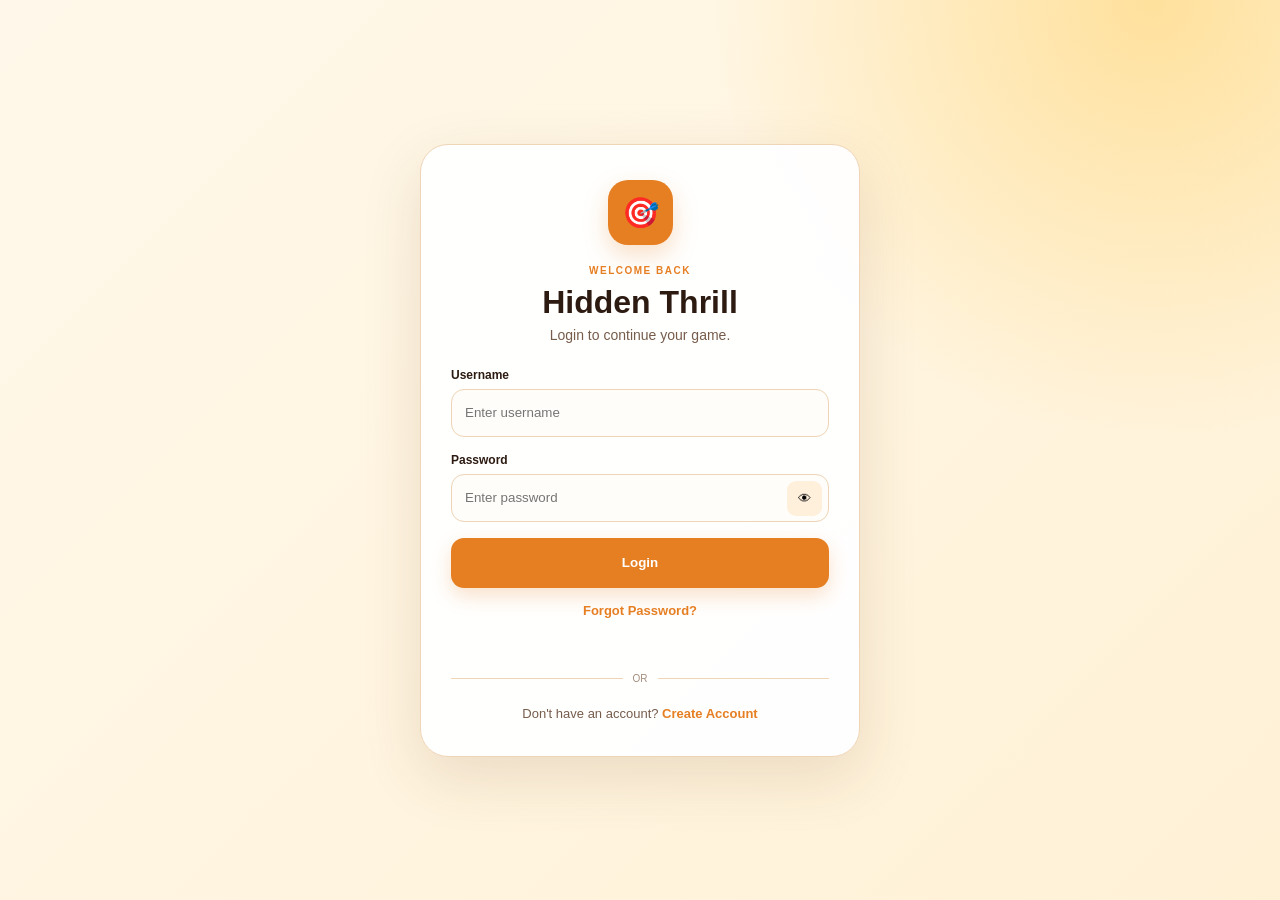
<file: index.html>
<!DOCTYPE html>
<html lang="en">
<head>
    <meta charset="UTF-8">
    <meta name="viewport" content="width=device-width, initial-scale=1.0">
    <title>Hidden Thrill</title>
</head>
<body>

    <script>
        window.location.href = "index(1).html";
    </script>

</body>
</html>
</file>
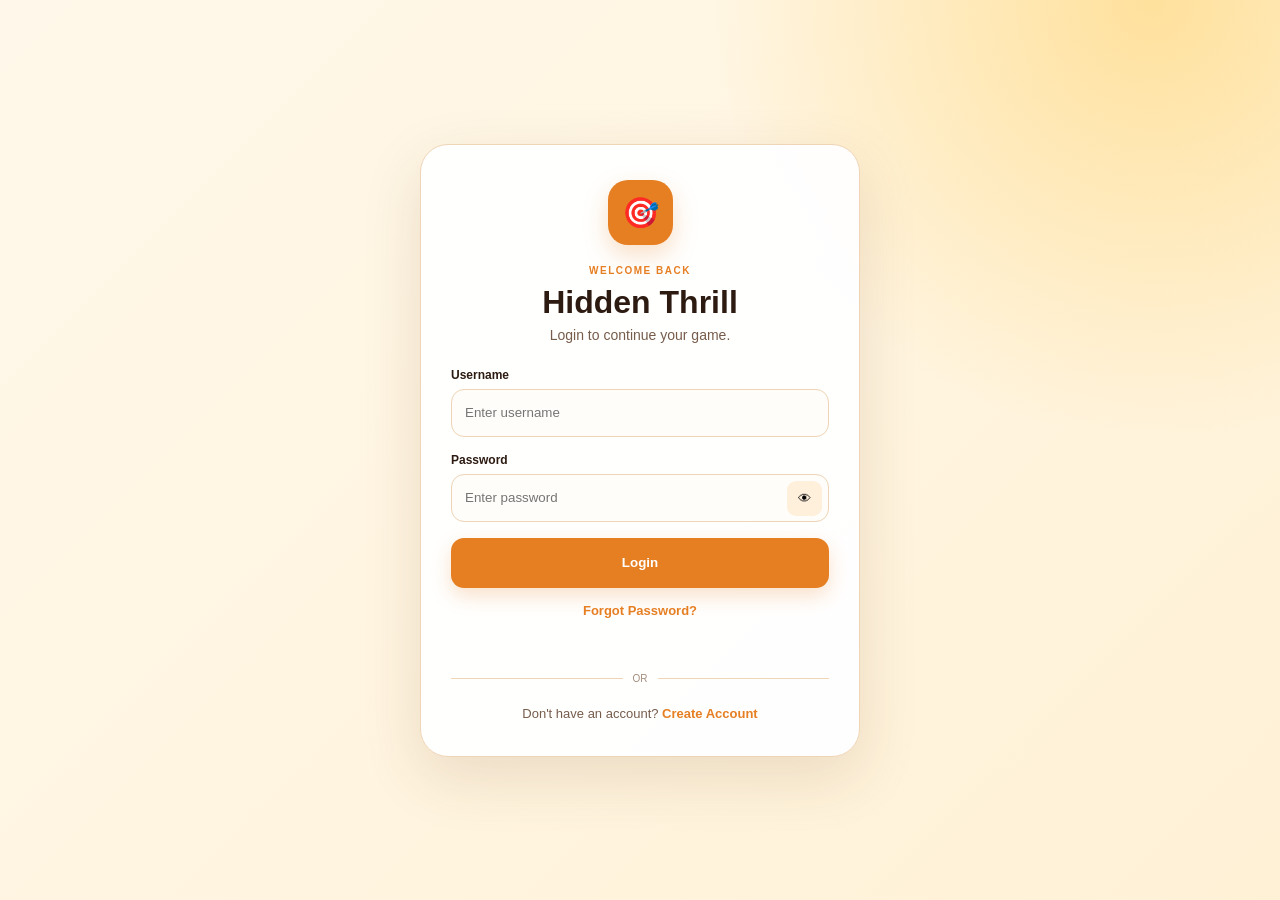
<file: index(1).html>
<!DOCTYPE html>
<html lang="en">
<head>
    <meta charset="UTF-8">
    <meta name="viewport" content="width=device-width, initial-scale=1.0">
    <title>Hidden Thrill</title>
    <link rel="stylesheet" href="style(1).css">
</head>

<body>

    <!-- HOME PAGE -->
    <section id="homePage" class="page active">

        <div class="sun-glow"></div>

        <header class="home-header">

            <div>
                <h1>Hidden Thrill</h1>
                <p data-i18n="tagline">Every Card Hides a Surprise</p>
            </div>

            <div class="home-header-right">

                <div class="user-profile">
                    <span class="profile-icon">👤</span>
                    <span id="profileName">User</span>
                </div>

                <button id="logoutBtn" class="logout-btn">
                    Logout
                </button>

                <div class="language-box">
                    <label for="languageSelect" data-i18n="language">Language</label>
                    <select id="languageSelect">
                        <option value="en">English</option>
                        <option value="te">తెలుగు</option>
                        <option value="hi">हिन्दी</option>
                    </select>
                </div>

            </div>

        </header>


        <main class="home-content">

            <div class="home-hero">
                <div class="hero-icon">🎴</div>
                <h2 data-i18n="welcome">Welcome to Hidden Thrill</h2>
                <p data-i18n="chooseGame">Choose your game and discover what is hidden.</p>
            </div>

            <div class="game-selection">

                <button id="game1Btn" class="game-card game-card-one">
                    <span class="game-number">01</span>
                    <span class="game-icon">🎯</span>
                    <span class="game-title" data-i18n="game1">Game 1</span>
                    <span class="game-description" data-i18n="game1Desc">
                        Lucky cards, mystery rewards and the final Winner Cup.
                    </span>
                    <span class="play-label" data-i18n="playNow">Play Now</span>
                </button>

                <button id="game2Btn" class="game-card game-card-two">
                    <span class="game-number">02</span>
                    <span class="game-icon">✨</span>
                    <span class="game-title" data-i18n="game2">Game 2</span>
                    <span class="game-description" data-i18n="game2Desc">
                        A new hidden challenge is coming soon.
                    </span>
                    <span class="coming-label" data-i18n="arrivingSoon">Arriving Soon</span>
                </button>

            </div>

            <div class="home-buttons">

                <button id="historyBtn" class="secondary-btn">
                    📜 <span data-i18n="history">History</span>
                </button>

                <button id="homeRulesBtn" class="secondary-btn">
                    📖 <span data-i18n="rules">Rules</span>
                </button>

            </div>

        </main>

        <footer>
            <p>Hidden Thrill © 2026</p>
        </footer>

    </section>


    <!-- SETUP PAGE -->
    <section id="setupPage" class="page">

        <div class="setup-container">

            <button id="setupBackBtn" class="back-btn">
                ← <span data-i18n="back">Back</span>
            </button>

            <div class="setup-header">
                <div class="setup-icon">🎮</div>
                <h2 data-i18n="gameSetup">Game Setup</h2>
                <p data-i18n="enterPlayers">Enter player names to begin.</p>
            </div>

            <div class="player-count-box">

                <h3 data-i18n="numberOfPlayers">Number of Players</h3>

                <div class="player-count-options">
                    <button class="player-count-btn active" data-count="2">2</button>
                    <button class="player-count-btn" data-count="4">4</button>
                </div>

            </div>

            <div id="playerInputs" class="player-inputs"></div>

            <button id="startGameBtn" class="primary-btn start-btn">
                🎮 <span data-i18n="startGame">Start Game</span>
            </button>

            <p id="setupError" class="error-message"></p>

        </div>

    </section>


    <!-- GAME PAGE -->
    <section id="gamePage" class="page">

        <div class="game-container">

            <div class="game-topbar">

                <button id="gameExitBtn" class="outline-btn danger-btn">
                    ← <span data-i18n="exit">Exit</span>
                </button>

                <div class="game-top-actions">

                    <button id="gameRulesBtn" class="outline-btn">
                        📖 <span data-i18n="rules">Rules</span>
                    </button>

                    <button id="newGameBtn" class="outline-btn">
                        🔄 <span data-i18n="newGame">New Game</span>
                    </button>

                </div>

            </div>


            <!-- LEADERBOARD ABOVE GAME -->
            <div class="leaderboard-panel">

                <div class="leaderboard-heading">
                    <span>🏆</span>
                    <h2 data-i18n="leaderboard">Leaderboard</h2>
                </div>

                <div id="leaderboard" class="leaderboard"></div>

            </div>


            <!-- CURRENT TURN -->
            <div class="turn-panel">

                <div class="turn-small" data-i18n="currentTurn">
                    Current Turn
                </div>

                <div id="currentTurn" class="current-turn">
                    Player A
                </div>

            </div>


            <!-- LEVEL INFORMATION -->
            <div id="levelPanel" class="level-panel">

                <div id="levelNumber" class="level-number">
                    LEVEL 1
                </div>

                <h2 id="levelTitle">
                    LUCKY START
                </h2>

                <p id="levelRules"></p>

            </div>


            <!-- GAME MESSAGE -->
            <div id="gameMessage" class="game-message"></div>


            <!-- CARDS -->
            <div id="cardsGrid" class="cards-grid"></div>


            <!-- GAME BOTTOM -->
            <div class="game-bottom">

                <button id="bottomHomeBtn" class="secondary-btn">
                    🏠 <span data-i18n="home">Home</span>
                </button>

                <button id="bottomNewGameBtn" class="primary-btn">
                    🔄 <span data-i18n="newGame">New Game</span>
                </button>

            </div>

        </div>

    </section>


    <!-- TRANSITION OVERLAY -->
    <div id="transitionOverlay" class="overlay hidden">

        <div class="transition-box">

            <div class="transition-level" id="transitionLevel">
                LEVEL 2
            </div>

            <h2 id="transitionTitle">
                NEGATIVE ZONE
            </h2>

            <p id="transitionRules"></p>

            <div id="countdownNumber" class="countdown-number">
                5
            </div>

            <p id="transitionMessage"></p>

        </div>

    </div>


    <!-- WINNER OVERLAY -->
    <div id="winnerOverlay" class="overlay winner-overlay hidden">

        <div class="winner-box">

            <div class="winner-trophy">🏆</div>

            <p class="winner-small" data-i18n="winner">WINNER</p>

            <h1 id="winnerName">
                Player A
            </h1>

            <div class="winner-cup">🏆</div>

            <p id="winnerScore" class="winner-score"></p>

            <div class="winner-actions">

                <button id="winnerNewGameBtn" class="primary-btn">
                    🔄 <span data-i18n="newGame">New Game</span>
                </button>

                <button id="winnerHomeBtn" class="secondary-btn">
                    🏠 <span data-i18n="home">Home</span>
                </button>

            </div>

        </div>

    </div>


    <!-- RULES MODAL -->
    <div id="rulesModal" class="modal hidden">

        <div class="modal-box">

            <button id="closeRulesBtn" class="close-btn">×</button>

            <h2>📖 <span data-i18n="rules">Rules</span></h2>

            <div id="rulesContent"></div>

        </div>

    </div>


    <!-- HISTORY MODAL -->
    <div id="historyModal" class="modal hidden">

        <div class="modal-box history-box">

            <button id="closeHistoryBtn" class="close-btn">×</button>

            <h2>📜 <span data-i18n="history">History</span></h2>

            <div id="historyContent"></div>

            <button id="clearHistoryBtn" class="secondary-btn clear-history-btn">
                🗑️ <span data-i18n="clearHistory">Clear History</span>
            </button>

        </div>

    </div>

    <div id="welcomePopup" class="welcome-popup-overlay">
        <div class="welcome-popup">
            <h2 id="welcomePopupTitle">Welcome to Hidden Thrill</h2>
            <p id="welcomePopupMessage"></p>
            <button id="welcomePopupClose">OK</button>
        </div>
    </div>


    <script src="script(1).js"></script>

</body>
</html>
</file>
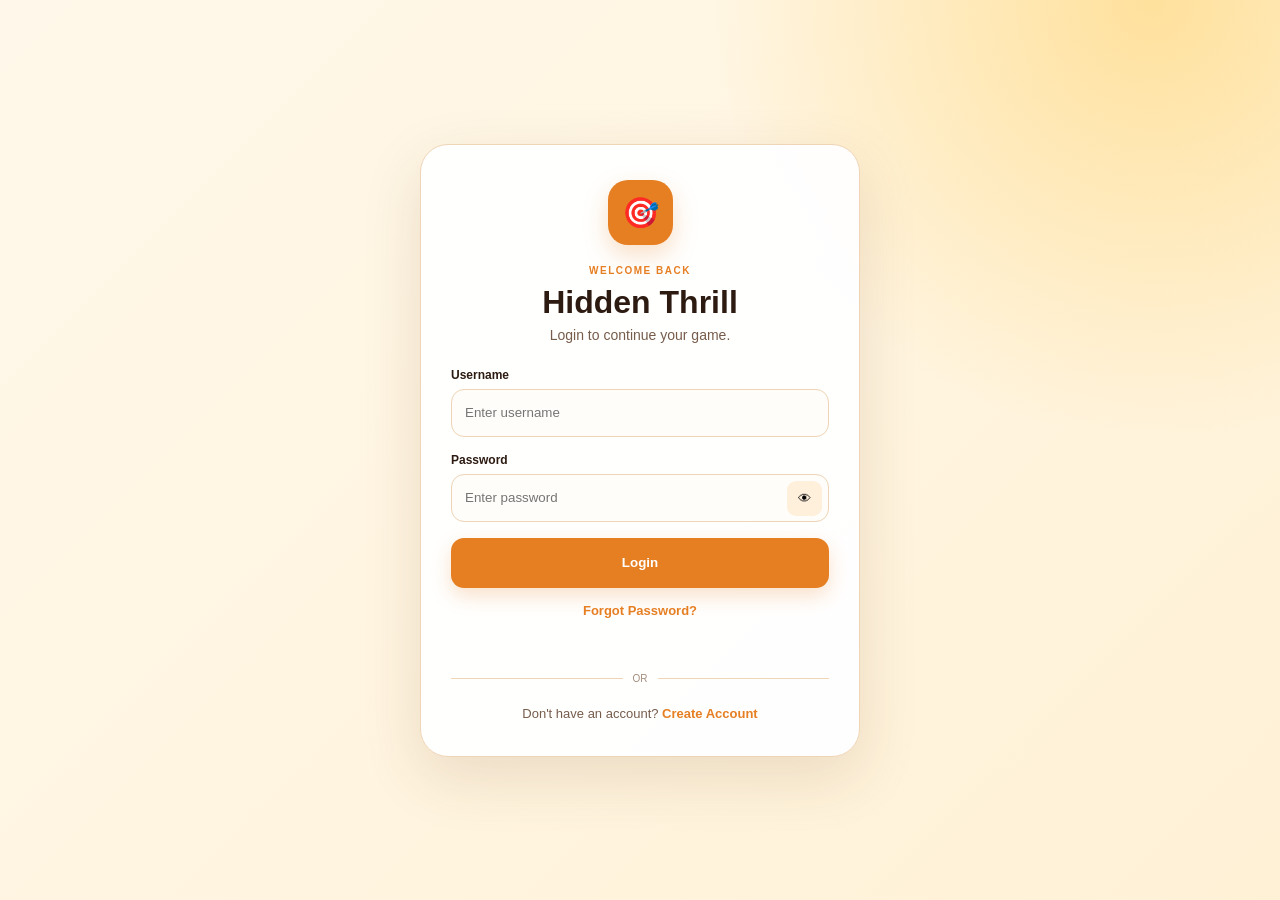
<file: login.html>
<!DOCTYPE html>
<html lang="en">

<head>

    <meta charset="UTF-8">

    <meta
        name="viewport"
        content="width=device-width, initial-scale=1.0"
    >

    <title>Login | Hidden Thrill</title>

    <link
        rel="stylesheet"
        href="auth.css"
    >

</head>

<body>

    <div class="auth-page">

        <div class="auth-card">

            <div class="auth-logo">
                🎯
            </div>

            <span class="auth-eyebrow">
                WELCOME BACK
            </span>

            <h1>
                Hidden Thrill
            </h1>

            <p class="auth-subtitle">
                Login to continue your game.
            </p>


            <form id="loginForm">

                <div class="input-group">

                    <label for="username">
                        Username
                    </label>

                    <input
                        type="text"
                        id="username"
                        autocomplete="username"
                        placeholder="Enter username"
                        required
                    >

                </div>


                <div class="input-group">

                    <label for="password">
                        Password
                    </label>

                    <div class="password-wrapper">

                        <input
                            type="password"
                            id="password"
                            autocomplete="current-password"
                            placeholder="Enter password"
                            required
                        >

                        <button
                            type="button"
                            id="togglePassword"
                            class="eye-btn"
                            aria-label="Show password"
                        >
                            👁
                        </button>

                    </div>

                </div>


                <button
                    type="submit"
                    class="auth-btn"
                >
                    Login
                </button>


                <button
                    type="button"
                    id="forgotPasswordBtn"
                    class="forgot-btn"
                >
                    Forgot Password?
                </button>


                <div
                    id="loginMessage"
                    class="auth-message"
                ></div>

            </form>


            <div class="auth-divider">
                <span>OR</span>
            </div>


            <p class="register-text">

                Don't have an account?

                <a href="register.html">
                    Create Account
                </a>

            </p>

        </div>

    </div>


    <!-- FORGOT PASSWORD MODAL -->

    <div
        id="forgotModal"
        class="auth-modal hidden"
    >

        <div class="forgot-card">

            <button
                id="closeForgot"
                class="close-auth-modal"
            >
                ×
            </button>


            <div class="forgot-icon">
                🔐
            </div>


            <h2>
                Reset Password
            </h2>


            <p>
                Enter your username and create a new password.
            </p>


            <form id="forgotForm">

                <div class="input-group">

                    <label for="forgotUsername">
                        Username
                    </label>

                    <input
                        type="text"
                        id="forgotUsername"
                        placeholder="Enter username"
                        required
                    >

                </div>


                <div class="input-group">

                    <label for="newPassword">
                        New Password
                    </label>

                    <div class="password-wrapper">

                        <input
                            type="password"
                            id="newPassword"
                            placeholder="New password"
                            required
                        >

                        <button
                            type="button"
                            id="toggleNewPassword"
                            class="eye-btn"
                        >
                            👁
                        </button>

                    </div>

                </div>


                <div class="input-group">

                    <label for="confirmNewPassword">
                        Confirm Password
                    </label>

                    <div class="password-wrapper">

                        <input
                            type="password"
                            id="confirmNewPassword"
                            placeholder="Confirm password"
                            required
                        >

                        <button
                            type="button"
                            id="toggleConfirmPassword"
                            class="eye-btn"
                        >
                            👁
                        </button>

                    </div>

                </div>


                <button
                    type="submit"
                    class="auth-btn"
                >
                    Reset Password
                </button>


                <div
                    id="forgotMessage"
                    class="auth-message"
                ></div>

            </form>

        </div>

    </div>


    <script src="login.js"></script>

</body>

</html>
</file>
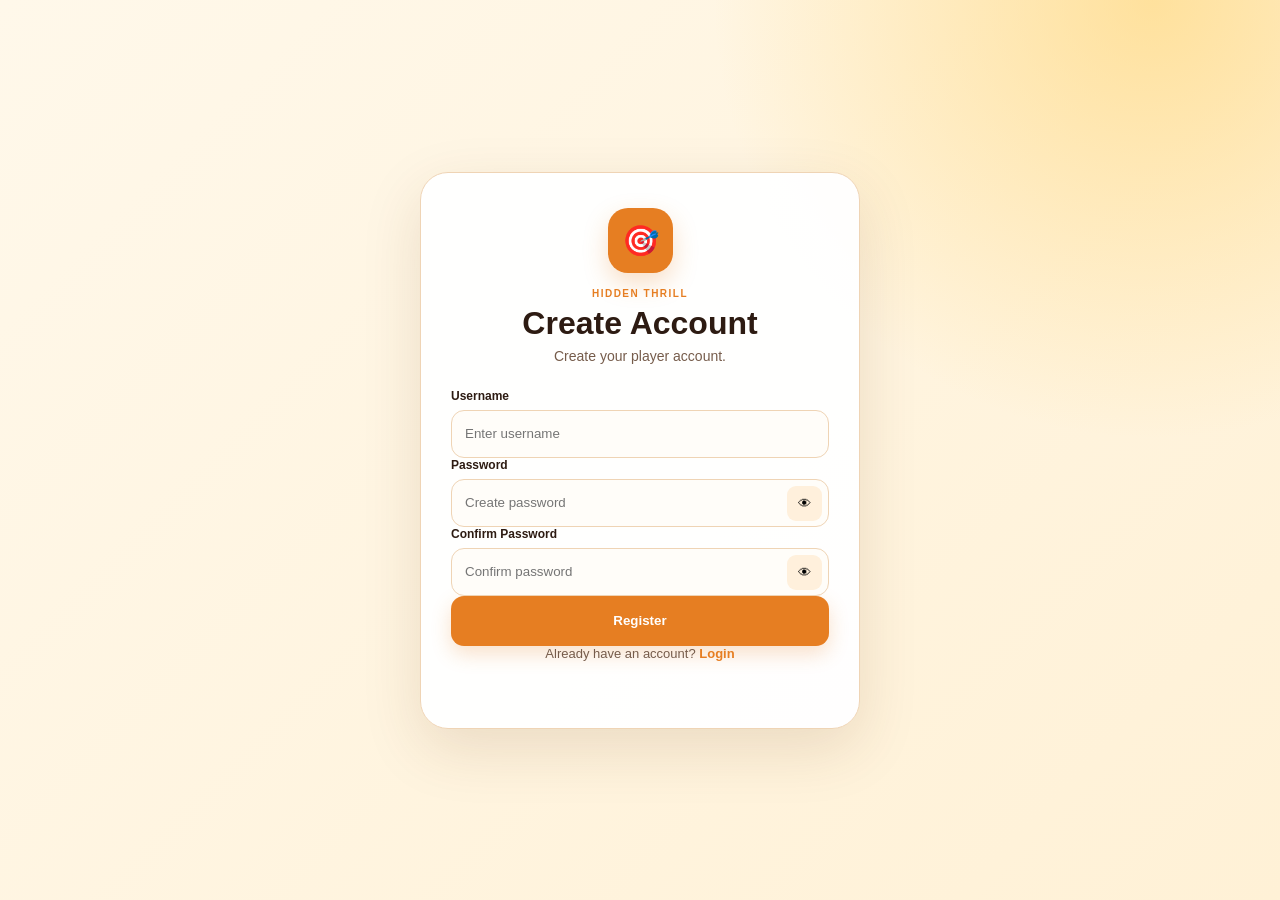
<file: register.html>
<!DOCTYPE html>
<html lang="en">

<head>

    <meta charset="UTF-8">

    <meta
        name="viewport"
        content="width=device-width, initial-scale=1.0"
    >

    <title>Register — Hidden Thrill</title>

    <link
        rel="stylesheet"
        href="auth.css"
    >

</head>

<body>

    <div class="auth-page">

        <div class="auth-card">

            <div class="auth-logo">
                🎯
            </div>

            <p class="eyebrow">
                HIDDEN THRILL
            </p>

            <h1>
                Create Account
            </h1>

            <p class="sub">
                Create your player account.
            </p>


            <form id="registerForm">

                <label for="username">
                    Username
                </label>

                <input
                    id="username"
                    type="text"
                    required
                    minlength="4"
                    maxlength="20"
                    pattern="[A-Za-z0-9]+"
                    autocomplete="username"
                    placeholder="Enter username"
                >


                <label for="password">
                    Password
                </label>

                <div class="password-box">

                    <input
                        id="password"
                        type="password"
                        required
                        minlength="4"
                        autocomplete="new-password"
                        placeholder="Create password"
                    >

                    <button
                        type="button"
                        class="eye"
                        data-target="password"
                    >
                        👁
                    </button>

                </div>


                <label for="confirmPassword">
                    Confirm Password
                </label>

                <div class="password-box">

                    <input
                        id="confirmPassword"
                        type="password"
                        required
                        minlength="4"
                        autocomplete="new-password"
                        placeholder="Confirm password"
                    >

                    <button
                        type="button"
                        class="eye"
                        data-target="confirmPassword"
                    >
                        👁
                    </button>

                </div>


                <button
                    class="auth-btn"
                    type="submit"
                >
                    Register
                </button>

            </form>


            <p class="switch">

                Already have an account?

                <a href="login.html">
                    Login
                </a>

            </p>


            <p
                id="message"
                class="message"
            ></p>

        </div>

    </div>


    <script src="register.js"></script>

</body>

</html>
</file>
<file: style(1).css>
* {
    box-sizing: border-box;
    margin: 0;
    padding: 0;
}

:root {
    --cream: #fff4df;
    --cream-dark: #ffe8c2;
    --orange: #e67e22;
    --orange-dark: #c96513;
    --gold: #ffd166;
    --brown: #4b2e1f;
    --brown-light: #795548;
    --white: #ffffff;
    --green: #2e8b57;
    --red: #c0392b;
    --purple: #6558c8;
    --l1: #f4b400;
    --l2: #6558c8;
    --l3: #9b59b6;
    --l4: #d4a017;
    --l5: #e67e22;
}

body {
    font-family: Arial, Helvetica, sans-serif;
    background:
        radial-gradient(circle at 95% 0%, rgba(255, 209, 102, 0.55), transparent 28%),
        var(--cream);
    color: var(--brown);
    min-height: 100vh;
}

button,
select,
input {
    font: inherit;
}

button {
    cursor: pointer;
}

.page {
    display: none;
    min-height: 100vh;
}

.page.active {
    display: block;
}

/* HOME */

.home-header {
    width: min(1200px, 94%);
    margin: auto;
    padding: 28px 0 10px;
    display: flex;
    justify-content: space-between;
    align-items: center;
    gap: 20px;
}

.home-header h1 {
    font-size: clamp(2rem, 5vw, 3.5rem);
    color: var(--orange);
    font-weight: 900;
}

.home-header p {
    margin-top: 5px;
    color: var(--brown-light);
    font-size: 1rem;
}

.language-box {
    background: rgba(255, 255, 255, 0.85);
    border: 1px solid #f0d2a5;
    border-radius: 16px;
    padding: 10px 14px;
    display: flex;
    align-items: center;
    gap: 10px;
    box-shadow: 0 8px 20px rgba(104, 64, 20, 0.08);
}

.language-box label {
    font-size: 0.85rem;
    font-weight: bold;
}

.language-box select {
    border: 0;
    background: transparent;
    color: var(--brown);
    font-weight: bold;
    outline: none;
}

.home-content {
    width: min(1100px, 94%);
    margin: 25px auto 0;
    text-align: center;
}

.home-hero {
    padding: 25px 15px;
}

.hero-icon {
    font-size: 4rem;
    margin-bottom: 12px;
    animation: floating 3s ease-in-out infinite;
}

.home-hero h2 {
    font-size: clamp(1.5rem, 4vw, 2.5rem);
    margin-bottom: 8px;
}

.home-hero p {
    color: var(--brown-light);
}

@keyframes floating {
    0%, 100% {
        transform: translateY(0);
    }

    50% {
        transform: translateY(-7px);
    }
}

.game-selection {
    display: grid;
    grid-template-columns: repeat(2, minmax(0, 1fr));
    gap: 25px;
    margin-top: 20px;
}

.game-card {
    border: 0;
    min-height: 300px;
    border-radius: 30px;
    padding: 30px;
    text-align: left;
    position: relative;
    overflow: hidden;
    display: flex;
    flex-direction: column;
    align-items: flex-start;
    justify-content: center;
    transition: 0.25s ease;
    box-shadow: 0 15px 35px rgba(80, 45, 15, 0.12);
}

.game-card:hover {
    transform: translateY(-7px);
    box-shadow: 0 22px 45px rgba(80, 45, 15, 0.18);
}

.game-card-one {
    background: linear-gradient(145deg, #fff, #ffe2a8);
}

.game-card-two {
    background: linear-gradient(145deg, #fff, #eadcff);
}

.game-number {
    position: absolute;
    right: 25px;
    top: 20px;
    font-size: 3.5rem;
    font-weight: 900;
    opacity: 0.12;
}

.game-icon {
    font-size: 3rem;
    margin-bottom: 15px;
}

.game-title {
    font-size: 2rem;
    font-weight: 900;
}

.game-description {
    color: var(--brown-light);
    line-height: 1.5;
    margin: 10px 0 20px;
    max-width: 450px;
}

.play-label,
.coming-label {
    background: var(--orange);
    color: white;
    padding: 10px 18px;
    border-radius: 30px;
    font-weight: bold;
}

.coming-label {
    background: #7d6a9d;
}

.home-buttons {
    display: flex;
    justify-content: center;
    gap: 12px;
    margin: 25px 0 40px;
}

.secondary-btn,
.primary-btn,
.outline-btn,
.back-btn {
    min-height: 44px;
    border-radius: 12px;
    padding: 10px 18px;
    font-weight: 700;
    border: 0;
    transition: 0.2s ease;
}

.primary-btn {
    background: var(--orange);
    color: white;
    box-shadow: 0 7px 18px rgba(230, 126, 34, 0.22);
}

.primary-btn:hover {
    background: var(--orange-dark);
    transform: translateY(-2px);
}

.secondary-btn {
    background: white;
    color: var(--brown);
    border: 1px solid #e6cba7;
}

.secondary-btn:hover {
    background: var(--cream-dark);
    transform: translateY(-2px);
}

footer {
    text-align: center;
    padding: 15px;
    color: #94765e;
    font-size: 0.8rem;
}

/* SETUP */

.setup-container {
    width: min(700px, 94%);
    margin: auto;
    padding: 25px 0 50px;
}

.back-btn {
    background: transparent;
    color: var(--brown);
    padding-left: 0;
}

.setup-header {
    text-align: center;
    padding: 20px 0;
}

.setup-icon {
    font-size: 3rem;
}

.setup-header h2 {
    margin: 8px 0;
    font-size: 2rem;
}

.setup-header p {
    color: var(--brown-light);
}

.player-count-box {
    background: white;
    padding: 22px;
    border-radius: 20px;
    box-shadow: 0 10px 25px rgba(80, 45, 15, 0.08);
    text-align: center;
}

.player-count-options {
    display: flex;
    justify-content: center;
    gap: 12px;
    margin-top: 15px;
}

.player-count-btn {
    width: 75px;
    height: 55px;
    border: 2px solid #e7cda8;
    background: white;
    border-radius: 14px;
    color: var(--brown);
    font-size: 1.2rem;
    font-weight: bold;
}

.player-count-btn.active {
    background: var(--orange);
    color: white;
    border-color: var(--orange);
}

.player-inputs {
    display: grid;
    gap: 12px;
    margin-top: 18px;
}

.player-input-row {
    background: white;
    border-radius: 16px;
    padding: 12px;
    display: flex;
    align-items: center;
    gap: 12px;
    box-shadow: 0 7px 18px rgba(80, 45, 15, 0.07);
}

.player-badge {
    min-width: 45px;
    height: 45px;
    border-radius: 50%;
    background: var(--gold);
    display: grid;
    place-items: center;
    font-weight: 900;
}

.player-input-row input {
    flex: 1;
    border: 1px solid #e2c8a4;
    border-radius: 10px;
    padding: 12px;
    outline: none;
    color: var(--brown);
}

.player-input-row input:focus {
    border-color: var(--orange);
}

.start-btn {
    width: 100%;
    margin-top: 20px;
}

.error-message {
    color: var(--red);
    text-align: center;
    margin-top: 10px;
    min-height: 20px;
    font-weight: bold;
}

/* GAME */

.game-container {
    width: min(1200px, 94%);
    margin: auto;
    padding: 18px 0 40px;
}

.game-topbar {
    display: flex;
    justify-content: space-between;
    align-items: center;
    gap: 15px;
}

.game-top-actions {
    display: flex;
    gap: 10px;
}

.outline-btn {
    background: rgba(255, 255, 255, 0.8);
    color: var(--brown);
    border: 1px solid #dfc29b;
}

.outline-btn:hover {
    background: white;
    transform: translateY(-2px);
}

.danger-btn {
    color: var(--red);
}

/* LEADERBOARD */

.leaderboard-panel {
    background: rgba(255, 255, 255, 0.9);
    border-radius: 20px;
    padding: 16px;
    margin-top: 15px;
    box-shadow: 0 10px 25px rgba(80, 45, 15, 0.08);
}

.leaderboard-heading {
    display: flex;
    align-items: center;
    gap: 8px;
    margin-bottom: 12px;
}

.leaderboard-heading span {
    font-size: 1.4rem;
}

.leaderboard-heading h2 {
    font-size: 1.1rem;
}

.leaderboard {
    display: grid;
    grid-template-columns: repeat(4, minmax(0, 1fr));
    gap: 10px;
}

.leader-row {
    min-height: 65px;
    background: #fffaf1;
    border: 1px solid #ead5b7;
    border-radius: 14px;
    padding: 9px 12px;
    display: flex;
    align-items: center;
    gap: 10px;
}

.leader-position {
    width: 28px;
    height: 28px;
    border-radius: 50%;
    display: grid;
    place-items: center;
    background: var(--gold);
    font-size: 0.8rem;
    font-weight: 900;
}

.leader-info {
    flex: 1;
    min-width: 0;
}

.leader-name {
    font-weight: 800;
    white-space: nowrap;
    overflow: hidden;
    text-overflow: ellipsis;
}

.leader-score {
    font-size: 0.9rem;
    color: var(--orange-dark);
    font-weight: 900;
    margin-top: 3px;
}

.eliminated {
    opacity: 0.55;
}

/* TURN */

.turn-panel {
    background: var(--brown);
    color: white;
    border-radius: 18px;
    margin-top: 15px;
    padding: 13px 18px;
    text-align: center;
}

.turn-small {
    font-size: 0.75rem;
    opacity: 0.75;
    text-transform: uppercase;
    letter-spacing: 1px;
}

.current-turn {
    font-size: 1.35rem;
    font-weight: 900;
    margin-top: 3px;
}

/* LEVEL */

.level-panel {
    margin-top: 15px;
    background: white;
    border-radius: 22px;
    padding: 22px;
    text-align: center;
    border-top: 7px solid var(--l1);
    box-shadow: 0 10px 25px rgba(80, 45, 15, 0.08);
}

.level-number {
    font-size: 0.8rem;
    font-weight: 900;
    letter-spacing: 2px;
    color: var(--orange-dark);
}

.level-panel h2 {
    font-size: clamp(1.5rem, 4vw, 2.2rem);
    margin: 5px 0;
}

.level-panel p {
    color: var(--brown-light);
    line-height: 1.5;
}

.game-message {
    text-align: center;
    min-height: 34px;
    padding: 10px;
    font-weight: 800;
    color: var(--orange-dark);
}

/* CARDS */

.cards-grid {
    width: 100%;
    min-height: 290px;
    display: grid;
    grid-template-columns: repeat(10, 1fr);
    gap: 12px;
    align-content: center;
    justify-content: center;
    padding: 22px;
    background: rgba(255, 255, 255, 0.45);
    border-radius: 25px;
}

.game-card-item {
    aspect-ratio: 1 / 1;
    min-width: 0;
    border: 0;
    border-radius: 13px;
    background:
        linear-gradient(145deg, #fff, #e8d6bd);
    box-shadow:
        0 6px 0 #c9b296,
        0 8px 16px rgba(75, 46, 31, 0.12);
    color: transparent;
    transition: 0.2s ease;
    position: relative;
    overflow: hidden;
}

.game-card-item::before {
    content: "";
    position: absolute;
    inset: 6px;
    border: 2px solid rgba(75, 46, 31, 0.12);
    border-radius: 8px;
}

.game-card-item:hover:not(:disabled) {
    transform: translateY(-5px) rotate(1deg);
    box-shadow:
        0 9px 0 #c9b296,
        0 13px 21px rgba(75, 46, 31, 0.16);
}

.game-card-item:active:not(:disabled) {
    transform: translateY(4px);
    box-shadow: 0 3px 0 #c9b296;
}

.game-card-item.revealed {
    color: var(--brown);
    background: white;
    box-shadow: 0 5px 13px rgba(75, 46, 31, 0.12);
}

.game-card-item.revealed::before {
    display: none;
}

.card-value {
    font-size: clamp(1.1rem, 2.7vw, 1.8rem);
    font-weight: 900;
    position: relative;
    z-index: 2;
}

.card-label {
    display: block;
    font-size: 0.65rem;
    margin-top: 3px;
    position: relative;
    z-index: 2;
}

.cards-grid.level-2 {
    grid-template-columns: repeat(8, 1fr);
}

.cards-grid.level-3 {
    grid-template-columns: repeat(8, 1fr);
}

.cards-grid.level-4 {
    grid-template-columns: repeat(4, 1fr);
    max-width: 650px;
    margin: auto;
}

.cards-grid.level-5 {
    grid-template-columns: repeat(3, 1fr);
    max-width: 550px;
    min-height: 230px;
    margin: auto;
    gap: 22px;
}

.cards-grid.level-5 .game-card-item {
    min-height: 120px;
    border-radius: 18px;
}

.cards-grid.level-5 .card-value {
    font-size: 1.5rem;
}

/* GAME BOTTOM */

.game-bottom {
    display: flex;
    justify-content: center;
    gap: 12px;
    margin-top: 25px;
}

/* OVERLAY */

.overlay {
    position: fixed;
    inset: 0;
    z-index: 1000;
    background: rgba(55, 31, 16, 0.78);
    display: grid;
    place-items: center;
    padding: 20px;
}

.hidden {
    display: none !important;
}

.transition-box {
    width: min(500px, 94%);
    background: var(--cream);
    border-radius: 30px;
    padding: 35px 25px;
    text-align: center;
    box-shadow: 0 25px 70px rgba(0, 0, 0, 0.3);
}

.transition-level {
    font-size: 0.9rem;
    font-weight: 900;
    letter-spacing: 3px;
    color: var(--orange);
}

.transition-box h2 {
    font-size: 2rem;
    margin: 8px 0 10px;
}

.transition-box p {
    color: var(--brown-light);
    line-height: 1.5;
}

.countdown-number {
    width: 100px;
    height: 100px;
    border-radius: 50%;
    background: var(--orange);
    color: white;
    display: grid;
    place-items: center;
    font-size: 3.5rem;
    font-weight: 900;
    margin: 25px auto;
    animation: countdownPulse 1s infinite;
}

@keyframes countdownPulse {
    0% {
        transform: scale(0.9);
    }

    50% {
        transform: scale(1.05);
    }

    100% {
        transform: scale(0.9);
    }
}

/* WINNER */

.winner-overlay {
    background:
        radial-gradient(circle at center, rgba(255, 209, 102, 0.22), rgba(55, 31, 16, 0.94));
}

.winner-box {
    width: min(650px, 95%);
    background: linear-gradient(145deg, #fff8e9, #ffe2a8);
    border-radius: 35px;
    padding: 40px 25px;
    text-align: center;
    box-shadow: 0 30px 100px rgba(0, 0, 0, 0.4);
    animation: winnerIn 0.6s ease;
}

@keyframes winnerIn {
    from {
        opacity: 0;
        transform: scale(0.7);
    }

    to {
        opacity: 1;
        transform: scale(1);
    }
}

.winner-trophy {
    font-size: 4rem;
}

.winner-small {
    margin-top: 10px;
    font-size: 0.85rem;
    font-weight: 900;
    letter-spacing: 4px;
    color: var(--orange-dark);
}

.winner-box h1 {
    font-size: clamp(2.2rem, 8vw, 4rem);
    margin: 5px 0;
    color: var(--brown);
    overflow-wrap: anywhere;
}

.winner-cup {
    font-size: 5rem;
    animation: cupBounce 1.5s infinite;
}

@keyframes cupBounce {
    0%, 100% {
        transform: translateY(0);
    }

    50% {
        transform: translateY(-10px);
    }
}

.winner-score {
    font-weight: 900;
    font-size: 1.2rem;
}

.winner-actions {
    display: flex;
    justify-content: center;
    gap: 12px;
    margin-top: 25px;
}

/* MODALS */

.modal {
    position: fixed;
    inset: 0;
    z-index: 900;
    background: rgba(55, 31, 16, 0.65);
    display: grid;
    place-items: center;
    padding: 20px;
}

.modal-box {
    width: min(650px, 95%);
    max-height: 85vh;
    overflow-y: auto;
    background: var(--cream);
    border-radius: 25px;
    padding: 30px;
    position: relative;
    box-shadow: 0 25px 70px rgba(0, 0, 0, 0.25);
}

.modal-box h2 {
    margin-bottom: 20px;
}

.close-btn {
    position: absolute;
    right: 15px;
    top: 12px;
    width: 38px;
    height: 38px;
    border: 0;
    border-radius: 50%;
    background: white;
    font-size: 1.5rem;
    color: var(--brown);
}

.rule-section {
    background: white;
    border-radius: 15px;
    padding: 15px;
    margin-bottom: 12px;
}

.rule-section h3 {
    margin-bottom: 7px;
    color: var(--orange-dark);
}

.rule-section p {
    line-height: 1.5;
    color: var(--brown-light);
}

.history-item {
    background: white;
    border-radius: 16px;
    padding: 15px;
    margin-bottom: 12px;
    border: 1px solid #ecd4b4;
}

.history-item h3 {
    margin-bottom: 5px;
}

.history-item p {
    color: var(--brown-light);
    margin: 3px 0;
}

.history-players {
    margin-top: 10px;
    display: grid;
    gap: 5px;
}

.history-player {
    padding: 7px 10px;
    background: #fff8eb;
    border-radius: 8px;
}

.clear-history-btn {
    width: 100%;
    margin-top: 10px;
}

/* RESPONSIVE */

@media (max-width: 900px) {

    .game-selection {
        grid-template-columns: 1fr;
    }

    .leaderboard {
        grid-template-columns: repeat(2, 1fr);
    }

    .cards-grid {
        grid-template-columns: repeat(8, 1fr);
    }

    .cards-grid.level-2,
    .cards-grid.level-3 {
        grid-template-columns: repeat(8, 1fr);
    }
}

@media (max-width: 650px) {

    .home-header {
        flex-direction: column;
        align-items: stretch;
        text-align: center;
    }

    .language-box {
        justify-content: center;
    }

    .game-topbar {
        flex-wrap: wrap;
    }

    .game-top-actions {
        width: 100%;
        display: grid;
        grid-template-columns: 1fr 1fr;
    }

    .game-topbar > .outline-btn {
        flex: 1;
    }

    .leaderboard {
        grid-template-columns: repeat(2, 1fr);
    }

    .cards-grid {
        min-height: 260px;
        padding: 18px;
        gap: 10px;
        grid-template-columns: repeat(5, 1fr);
    }

    .cards-grid.level-2,
    .cards-grid.level-3 {
        grid-template-columns: repeat(4, 1fr);
    }

    .cards-grid.level-4 {
        grid-template-columns: repeat(4, 1fr);
        gap: 13px;
    }

    .cards-grid.level-5 {
        grid-template-columns: repeat(3, 1fr);
        gap: 10px;
        padding: 13px;
    }

    .cards-grid.level-5 .game-card-item {
        min-height: 90px;
    }

    .game-card-item {
        border-radius: 10px;
    }

    .game-message {
        font-size: 0.9rem;
    }

    /* Keep leaderboard and current turn visible while scrolling */

    .leaderboard-panel {
        position: sticky;
        top: 0;
        z-index: 50;
    }

    .turn-panel {
        position: sticky;
        top: 0;
        z-index: 49;
    }
}

@media (max-width: 450px) {

    .home-content,
    .game-container,
    .setup-container {
        width: 92%;
    }

    .game-card {
        min-height: 270px;
        padding: 25px;
    }

    .game-title {
        font-size: 1.7rem;
    }

    .leaderboard {
        grid-template-columns: 1fr 1fr;
        gap: 7px;
    }

    .leader-row {
        padding: 8px;
    }

    .leader-position {
        min-width: 25px;
        width: 25px;
        height: 25px;
    }

    .leader-name {
        font-size: 0.85rem;
    }

    .leader-score {
        font-size: 0.78rem;
    }

    .cards-grid {
        min-height: 230px;
        padding: 13px;
        gap: 8px;
        grid-template-columns: repeat(4, 1fr);
    }

    .cards-grid.level-2,
    .cards-grid.level-3 {
        grid-template-columns: repeat(4, 1fr);
    }

    .cards-grid.level-4 {
        grid-template-columns: repeat(2, 1fr);
        max-width: 300px;
        gap: 15px;
    }

    .cards-grid.level-5 {
        max-width: 340px;
        min-height: 200px;
    }

    .cards-grid.level-5 .game-card-item {
        min-height: 85px;
    }

    .home-buttons,
    .winner-actions,
    .game-bottom {
        flex-direction: column;
    }

    .home-buttons button,
    .winner-actions button,
    .game-bottom button {
        width: 100%;
    }

    .player-input-row {
        padding: 9px;
    }

    .player-badge {
        min-width: 38px;
        height: 38px;
    }
}

body.winner-open {
    overflow: hidden;
}

/* =========================
   USER PROFILE & LOGOUT
   ========================= */

.home-header-right {
    display: flex;
    align-items: center;
    gap: 15px;
}

.user-profile {
    display: flex;
    align-items: center;
    gap: 7px;
    font-weight: bold;
}

.profile-icon {
    font-size: 20px;
}

#profileName {
    max-width: 150px;
    overflow: hidden;
    text-overflow: ellipsis;
    white-space: nowrap;
}

.logout-btn {
    padding: 8px 14px;
    border: 1px solid #ef4444;
    border-radius: 8px;
    background: transparent;
    color: #ef4444;
    font-weight: bold;
    cursor: pointer;
}

.logout-btn:hover {
    background: #ef4444;
    color: white;
}

@media (max-width: 700px) {

    .home-header-right {
        flex-wrap: wrap;
        justify-content: flex-end;
    }

    #profileName {
        max-width: 100px;
    }
}

/* Welcome Popup */

.welcome-popup-overlay {
    position: fixed;
    top: 0;
    left: 0;
    width: 100%;
    height: 100%;
    background: rgba(0, 0, 0, 0.65);
    display: flex;
    justify-content: center;
    align-items: center;
    z-index: 9999;
}

.welcome-popup {
    width: 600px;
    max-width: 85%;
    padding: 40px;
    border-radius: 18px;
    text-align: center;
    background: white;
    box-shadow: 0 10px 40px rgba(0, 0, 0, 0.4);
}

.welcome-popup h2 {
    font-size: 32px;
    margin-bottom: 25px;
}

.welcome-popup p {
    font-size: 22px;
    line-height: 1.6;
    margin-bottom: 30px;
}

.welcome-popup button {
    padding: 12px 35px;
    font-size: 18px;
    border: none;
    border-radius: 10px;
    cursor: pointer;
}

.welcome-popup-overlay.hidden {
    display: none;
}
</file>
<file: auth.css>
:root {
    --cream: #fff1d6;
    --white: #ffffff;
    --orange: #e67e22;
    --orange-dark: #c85f0b;
    --brown: #2d1b12;
    --brown-light: #765c4b;
    --border: #efd4b5;
}

* {
    box-sizing: border-box;
    margin: 0;
    padding: 0;
}

body {
    min-height: 100vh;

    font-family:
        Arial,
        Helvetica,
        sans-serif;

    color: var(--brown);

    background:
        radial-gradient(
            circle at 90% 0%,
            rgba(255, 209, 102, 0.55),
            transparent 30%
        ),
        linear-gradient(
            135deg,
            #fff8ea,
            var(--cream)
        );
}

.auth-page {
    min-height: 100vh;

    display: grid;

    place-items: center;

    padding: 20px;
}

.auth-card {
    width: min(440px, 100%);

    padding: 35px 30px;

    background:
        rgba(255, 255, 255, 0.96);

    border:
        1px solid var(--border);

    border-radius: 28px;

    box-shadow:
        0 20px 60px
        rgba(100, 55, 15, 0.13);

    text-align: center;
}

.auth-logo {
    width: 65px;
    height: 65px;

    margin: 0 auto 15px;

    display: grid;

    place-items: center;

    border-radius: 20px;

    background:
        var(--orange);

    font-size: 30px;

    box-shadow:
        0 10px 25px
        rgba(230, 126, 34, 0.25);
}

.auth-eyebrow {
    color: var(--orange);

    font-size: 10px;

    font-weight: 900;

    letter-spacing: 1.5px;
}

.eyebrow {
    color: var(--orange);

    font-size: 10px;

    font-weight: 900;

    letter-spacing: 1.5px;
}

.auth-card h1 {
    margin-top: 6px;

    font-size: 32px;
}

.auth-subtitle,
.sub {
    margin-top: 6px;

    color: var(--brown-light);

    font-size: 14px;
}

#loginForm {
    margin-top: 25px;
}

#registerForm {
    margin-top: 25px;

    text-align: left;
}

.input-group {
    margin-bottom: 16px;

    text-align: left;
}

.input-group label,
#registerForm > label {
    display: block;

    margin-bottom: 7px;

    font-size: 12px;

    font-weight: 800;
}

.input-group input,
#registerForm > input,
.password-box input {
    width: 100%;

    height: 48px;

    padding: 0 13px;

    border:
        1px solid var(--border);

    border-radius: 13px;

    outline: none;

    background:
        #fffdf9;

    color: var(--brown);
}

.input-group input:focus,
#registerForm > input:focus,
.password-box input:focus {
    border-color:
        var(--orange);

    box-shadow:
        0 0 0 3px
        rgba(230, 126, 34, 0.10);
}

.password-wrapper,
.password-box {
    position: relative;
}

.password-wrapper input,
.password-box input {
    padding-right: 48px;
}

.eye-btn,
.eye {
    position: absolute;

    right: 7px;
    top: 7px;

    width: 35px;
    height: 35px;

    border: none;

    border-radius: 9px;

    background:
        #fff0dc;

    cursor: pointer;
}

.auth-btn {
    width: 100%;

    height: 50px;

    border: none;

    border-radius: 13px;

    background:
        var(--orange);

    color: white;

    font-weight: 800;

    cursor: pointer;

    box-shadow:
        0 8px 20px
        rgba(230, 126, 34, 0.23);

    transition:
        transform 0.2s ease,
        background 0.2s ease;
}

.auth-btn:hover {
    background:
        var(--orange-dark);

    transform:
        translateY(-2px);
}

.auth-btn:active {
    transform:
        scale(0.98);
}

.forgot-btn {
    margin-top: 15px;

    border: none;

    background: none;

    color: var(--orange);

    font-size: 13px;

    font-weight: 700;

    cursor: pointer;
}

.auth-message,
.message {
    min-height: 20px;

    margin-top: 12px;

    font-size: 12px;

    font-weight: 700;
}

.auth-message.error {
    color:
        #c0392b;
}

.auth-message.success {
    color:
        #248a45;
}

.auth-divider {
    display: flex;

    align-items: center;

    gap: 10px;

    margin: 22px 0;

    color:
        #a58d7b;

    font-size: 10px;
}

.auth-divider::before,
.auth-divider::after {
    content: "";

    flex: 1;

    height: 1px;

    background:
        var(--border);
}

.register-text,
.switch {
    color:
        var(--brown-light);

    font-size: 13px;
}

.register-text a,
.switch a {
    color:
        var(--orange);

    font-weight: 800;

    text-decoration: none;
}

.auth-modal {
    position: fixed;

    inset: 0;

    z-index: 100;

    display: grid;

    place-items: center;

    padding: 20px;

    background:
        rgba(40, 25, 15, 0.62);

    backdrop-filter:
        blur(6px);
}

.forgot-card {
    position: relative;

    width: min(430px, 100%);

    padding: 30px;

    background:
        #fffaf2;

    border-radius: 25px;

    box-shadow:
        0 25px 70px
        rgba(0, 0, 0, 0.25);
}

.close-auth-modal {
    position: absolute;

    right: 14px;
    top: 14px;

    width: 35px;
    height: 35px;

    border: none;

    border-radius: 50%;

    background:
        #fff0dc;

    font-size: 21px;

    cursor: pointer;
}

.forgot-icon {
    font-size: 45px;

    margin-bottom: 10px;
}

.forgot-card h2 {
    font-size: 27px;
}

.forgot-card > p {
    margin-top: 6px;

    color:
        var(--brown-light);

    line-height: 1.5;

    font-size: 13px;
}

#forgotForm {
    margin-top: 22px;
}

.hidden {
    display: none !important;
}

@media (max-width: 500px) {

    .auth-page {
        padding: 12px;
    }

    .auth-card {
        padding: 28px 20px;

        border-radius: 22px;
    }

    .auth-card h1 {
        font-size: 28px;
    }

    .forgot-card {
        padding: 25px 19px;

        border-radius: 21px;
    }

}
</file>
